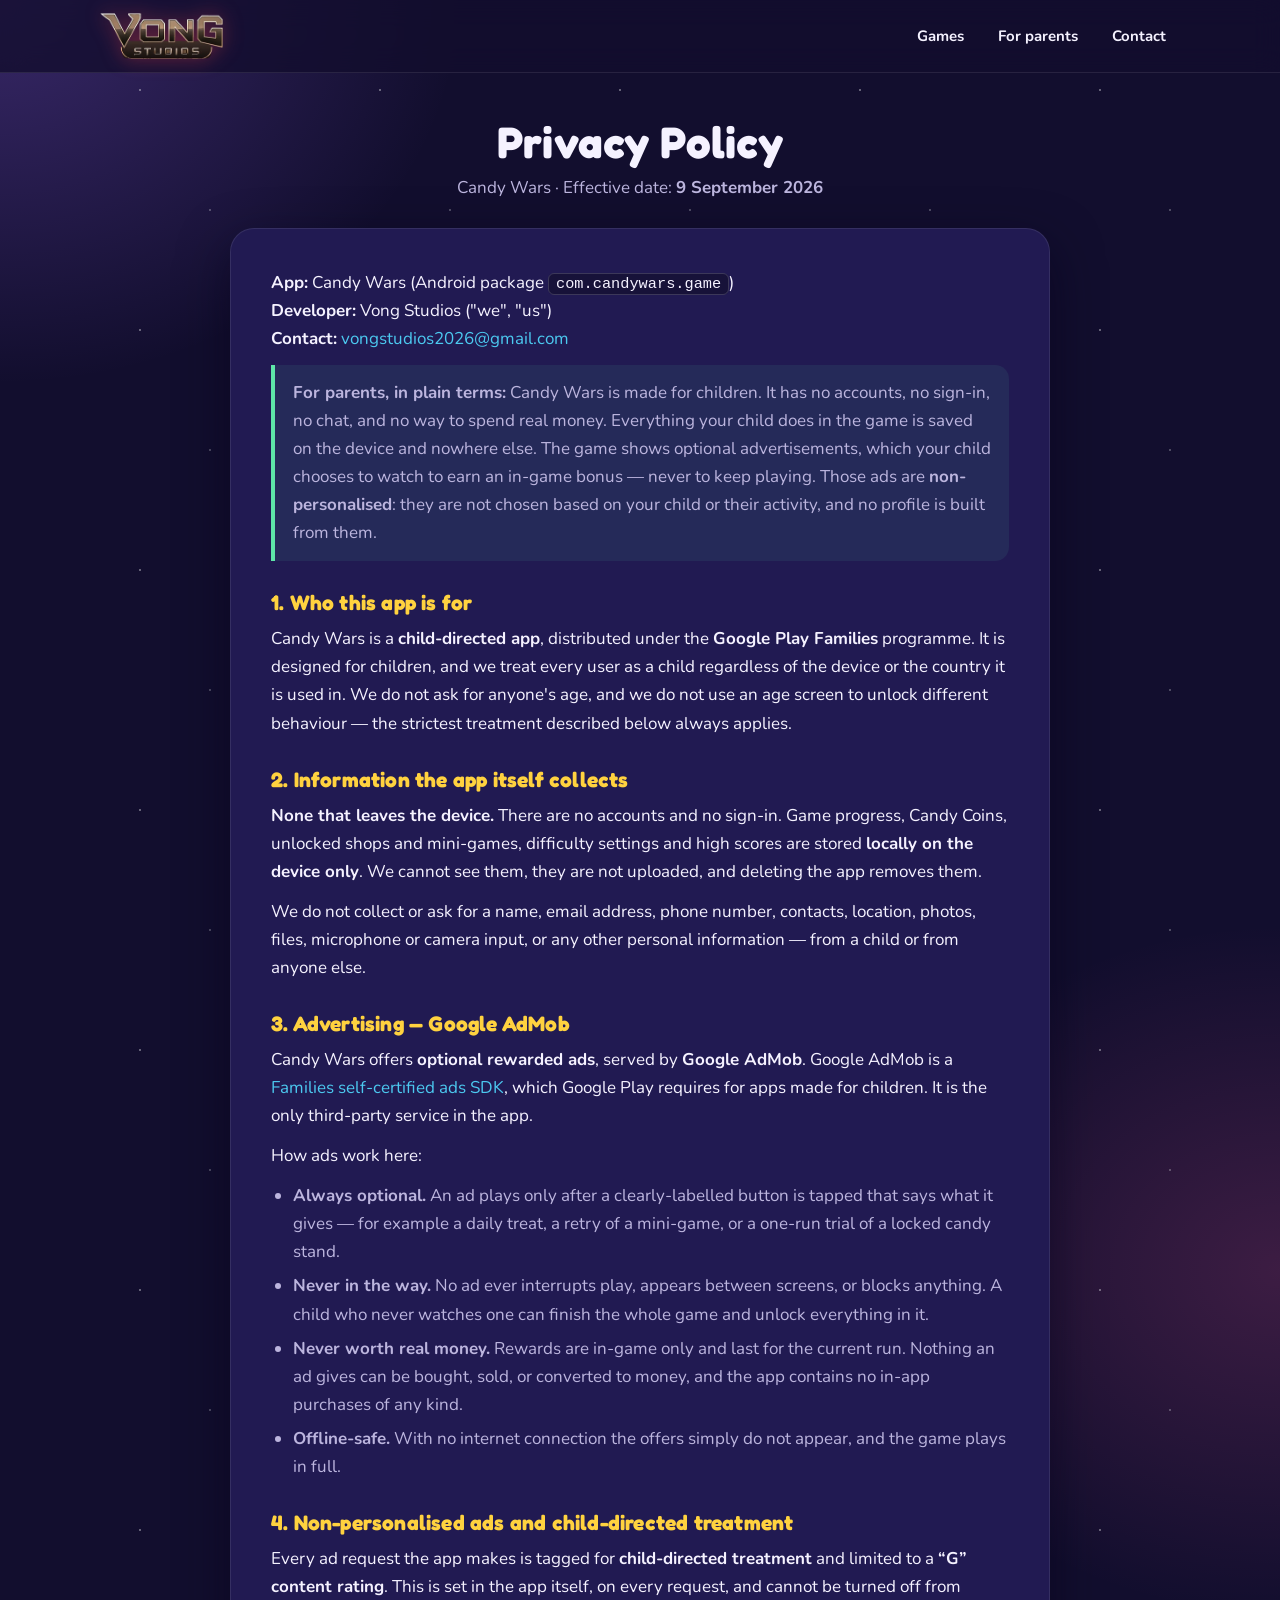
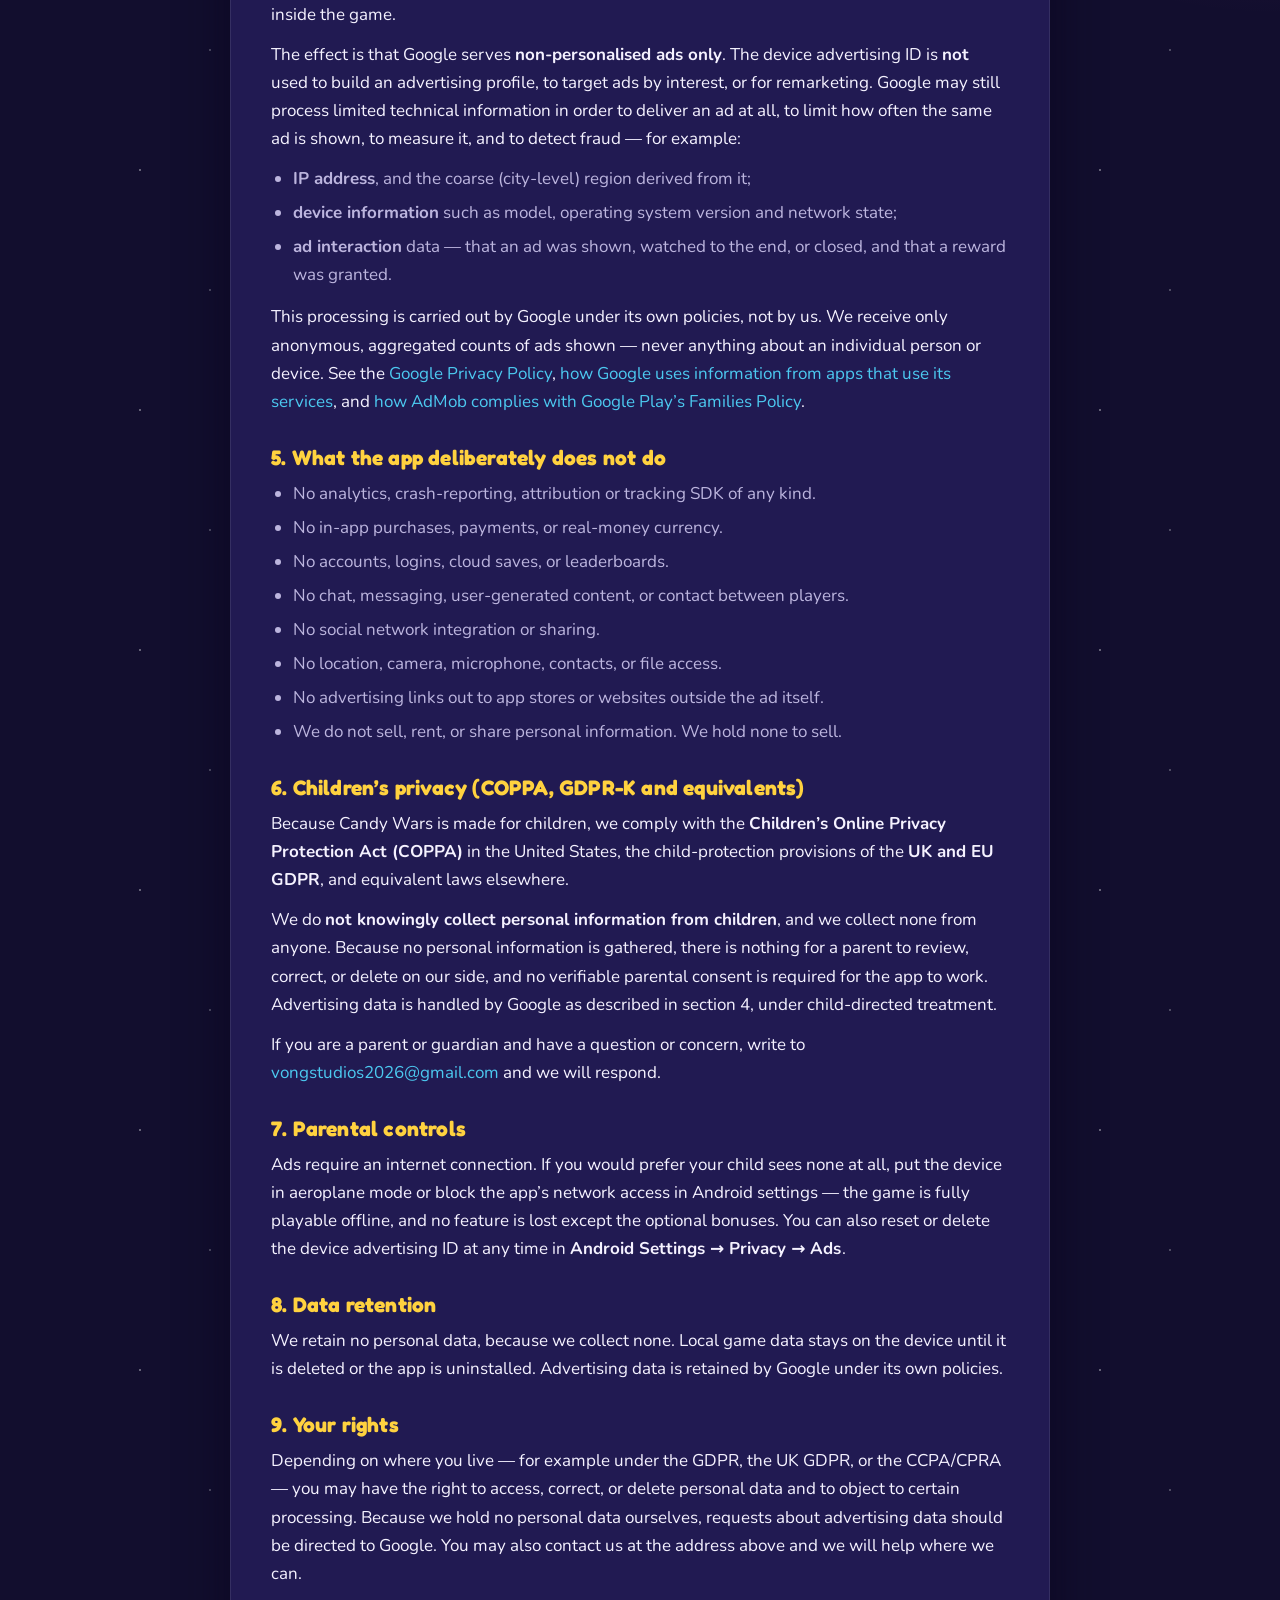
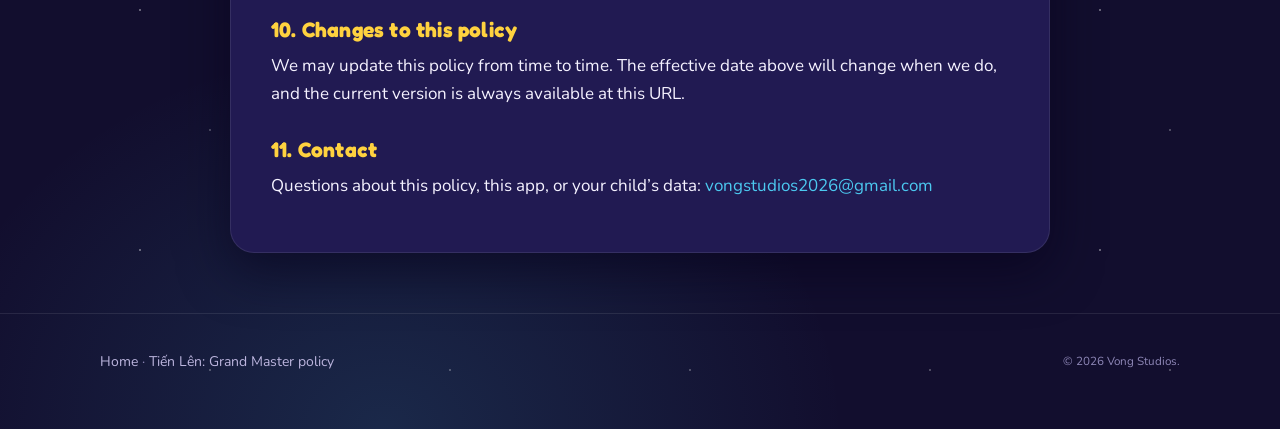
<file: privacy-candywars.html>
<!DOCTYPE html>
<html lang="en">
<head>
<meta charset="UTF-8">
<meta name="viewport" content="width=device-width, initial-scale=1.0">
<title>Privacy Policy — Candy Wars | Vong Studios</title>
<meta name="description" content="Privacy policy for Candy Wars by Vong Studios — a game made for children. No accounts, no analytics, non-personalised ads only.">
<link rel="canonical" href="https://vongstudios.com/privacy-candywars.html">
<meta name="theme-color" content="#120e2e">
<meta property="og:type" content="article">
<meta property="og:title" content="Privacy Policy — Candy Wars | Vong Studios">
<meta property="og:description" content="Privacy policy for Candy Wars by Vong Studios — a game made for children.">
<meta property="og:url" content="https://vongstudios.com/privacy-candywars.html">
<meta property="og:image" content="https://vongstudios.com/og-image.jpg?v=2">
<meta name="twitter:card" content="summary_large_image">
<link rel="icon" href="/favicon.ico" sizes="any">
<link rel="icon" type="image/png" sizes="32x32" href="/favicon-32.png">
<link rel="apple-touch-icon" href="/apple-touch-icon.png">
<link rel="preconnect" href="https://fonts.googleapis.com">
<link rel="preconnect" href="https://fonts.gstatic.com" crossorigin>
<link href="https://fonts.googleapis.com/css2?family=Fredoka:wght@500;600;700&family=Nunito:wght@400;700;800;900&display=swap" rel="stylesheet">
<link rel="stylesheet" href="/site.css">
</head>
<body class="doc">
  <nav class="nav" aria-label="Main">
    <div class="wrap">
      <a class="home" href="/"><img src="/logo-nav.webp" width="279" height="104" alt="Vong Studios home"></a>
      <ul>
        <li><a href="/#games">Games</a></li>
        <li><a href="/#parents">For parents</a></li>
        <li><a href="/#contact">Contact</a></li>
      </ul>
    </div>
  </nav>
  <header>
    <div class="wrap">
      <h1>Privacy Policy</h1>
      <p class="meta">Candy Wars &middot; Effective date: <strong>9 September 2026</strong></p>
    </div>
  </header>

  <main class="wrap">
    <div class="card">
      <p><strong>App:</strong> Candy Wars (Android package <code>com.candywars.game</code>)<br>
         <strong>Developer:</strong> Vong Studios ("we", "us")<br>
         <strong>Contact:</strong> <a href="mailto:vongstudios2026@gmail.com">vongstudios2026@gmail.com</a></p>

      <div class="note">
        <p class="muted"><strong>For parents, in plain terms:</strong> Candy Wars is made for
          children. It has no accounts, no sign-in, no chat, and no way to spend real money.
          Everything your child does in the game is saved on the device and nowhere else. The
          game shows optional advertisements, which your child chooses to watch to earn an
          in-game bonus &mdash; never to keep playing. Those ads are
          <strong>non-personalised</strong>: they are not chosen based on your child or their
          activity, and no profile is built from them.</p>
      </div>

      <h2>1. Who this app is for</h2>
      <p>Candy Wars is a <strong>child-directed app</strong>, distributed under the
        <strong>Google Play Families</strong> programme. It is designed for children, and we
        treat every user as a child regardless of the device or the country it is used in. We
        do not ask for anyone's age, and we do not use an age screen to unlock different
        behaviour &mdash; the strictest treatment described below always applies.</p>

      <h2>2. Information the app itself collects</h2>
      <p><strong>None that leaves the device.</strong> There are no accounts and no sign-in.
        Game progress, Candy Coins, unlocked shops and mini-games, difficulty settings and
        high scores are stored <strong>locally on the device only</strong>. We cannot see them,
        they are not uploaded, and deleting the app removes them.</p>
      <p>We do not collect or ask for a name, email address, phone number, contacts, location,
        photos, files, microphone or camera input, or any other personal information &mdash;
        from a child or from anyone else.</p>

      <h2>3. Advertising &mdash; Google AdMob</h2>
      <p>Candy Wars offers <strong>optional rewarded ads</strong>, served by
        <strong>Google AdMob</strong>. Google AdMob is a
        <a href="https://support.google.com/googleplay/android-developer/answer/9900633">Families self-certified ads SDK</a>,
        which Google Play requires for apps made for children. It is the only third-party
        service in the app.</p>
      <p>How ads work here:</p>
      <ul>
        <li><strong>Always optional.</strong> An ad plays only after a clearly-labelled button
          is tapped that says what it gives &mdash; for example a daily treat, a retry of a
          mini-game, or a one-run trial of a locked candy stand.</li>
        <li><strong>Never in the way.</strong> No ad ever interrupts play, appears between
          screens, or blocks anything. A child who never watches one can finish the whole game
          and unlock everything in it.</li>
        <li><strong>Never worth real money.</strong> Rewards are in-game only and last for the
          current run. Nothing an ad gives can be bought, sold, or converted to money, and the
          app contains no in-app purchases of any kind.</li>
        <li><strong>Offline-safe.</strong> With no internet connection the offers simply do not
          appear, and the game plays in full.</li>
      </ul>

      <h2>4. Non-personalised ads and child-directed treatment</h2>
      <p>Every ad request the app makes is tagged for
        <strong>child-directed treatment</strong> and limited to a
        <strong>&ldquo;G&rdquo; content rating</strong>. This is set in the app itself, on every
        request, and cannot be turned off from inside the game.</p>
      <p>The effect is that Google serves <strong>non-personalised ads only</strong>. The device
        advertising ID is <strong>not</strong> used to build an advertising profile, to target
        ads by interest, or for remarketing. Google may still process limited technical
        information in order to deliver an ad at all, to limit how often the same ad is shown,
        to measure it, and to detect fraud &mdash; for example:</p>
      <ul>
        <li><strong>IP address</strong>, and the coarse (city-level) region derived from it;</li>
        <li><strong>device information</strong> such as model, operating system version and
          network state;</li>
        <li><strong>ad interaction</strong> data &mdash; that an ad was shown, watched to the
          end, or closed, and that a reward was granted.</li>
      </ul>
      <p>This processing is carried out by Google under its own policies, not by us. We receive
        only anonymous, aggregated counts of ads shown &mdash; never anything about an
        individual person or device. See the
        <a href="https://policies.google.com/privacy">Google Privacy Policy</a>,
        <a href="https://policies.google.com/technologies/partner-sites">how Google uses information from apps that use its services</a>, and
        <a href="https://support.google.com/admob/answer/6223431">how AdMob complies with Google Play&rsquo;s Families Policy</a>.</p>

      <h2>5. What the app deliberately does not do</h2>
      <ul>
        <li>No analytics, crash-reporting, attribution or tracking SDK of any kind.</li>
        <li>No in-app purchases, payments, or real-money currency.</li>
        <li>No accounts, logins, cloud saves, or leaderboards.</li>
        <li>No chat, messaging, user-generated content, or contact between players.</li>
        <li>No social network integration or sharing.</li>
        <li>No location, camera, microphone, contacts, or file access.</li>
        <li>No advertising links out to app stores or websites outside the ad itself.</li>
        <li>We do not sell, rent, or share personal information. We hold none to sell.</li>
      </ul>

      <h2>6. Children&rsquo;s privacy (COPPA, GDPR-K and equivalents)</h2>
      <p>Because Candy Wars is made for children, we comply with the
        <strong>Children&rsquo;s Online Privacy Protection Act (COPPA)</strong> in the United
        States, the child-protection provisions of the <strong>UK and EU GDPR</strong>, and
        equivalent laws elsewhere.</p>
      <p>We do <strong>not knowingly collect personal information from children</strong>, and we
        collect none from anyone. Because no personal information is gathered, there is nothing
        for a parent to review, correct, or delete on our side, and no verifiable parental
        consent is required for the app to work. Advertising data is handled by Google as
        described in section 4, under child-directed treatment.</p>
      <p>If you are a parent or guardian and have a question or concern, write to
        <a href="mailto:vongstudios2026@gmail.com">vongstudios2026@gmail.com</a> and we will
        respond.</p>

      <h2>7. Parental controls</h2>
      <p>Ads require an internet connection. If you would prefer your child sees none at all,
        put the device in aeroplane mode or block the app&rsquo;s network access in Android
        settings &mdash; the game is fully playable offline, and no feature is lost except the
        optional bonuses. You can also reset or delete the device advertising ID at any time in
        <strong>Android Settings &rarr; Privacy &rarr; Ads</strong>.</p>

      <h2>8. Data retention</h2>
      <p>We retain no personal data, because we collect none. Local game data stays on the
        device until it is deleted or the app is uninstalled. Advertising data is retained by
        Google under its own policies.</p>

      <h2>9. Your rights</h2>
      <p>Depending on where you live &mdash; for example under the GDPR, the UK GDPR, or the
        CCPA/CPRA &mdash; you may have the right to access, correct, or delete personal data and
        to object to certain processing. Because we hold no personal data ourselves, requests
        about advertising data should be directed to Google. You may also contact us at the
        address above and we will help where we can.</p>

      <h2>10. Changes to this policy</h2>
      <p>We may update this policy from time to time. The effective date above will change when
        we do, and the current version is always available at this URL.</p>

      <h2>11. Contact</h2>
      <p>Questions about this policy, this app, or your child&rsquo;s data:
        <a href="mailto:vongstudios2026@gmail.com">vongstudios2026@gmail.com</a></p>
    </div>
  </main>

  <footer>
    <div class="wrap">
      <div><a href="/">Home</a> &middot; <a href="/privacy.html">Ti&#7871;n L&#234;n: Grand Master policy</a></div>
      <small>&copy; 2026 Vong Studios.</small>
    </div>
  </footer>
</body>
</html>
</file>
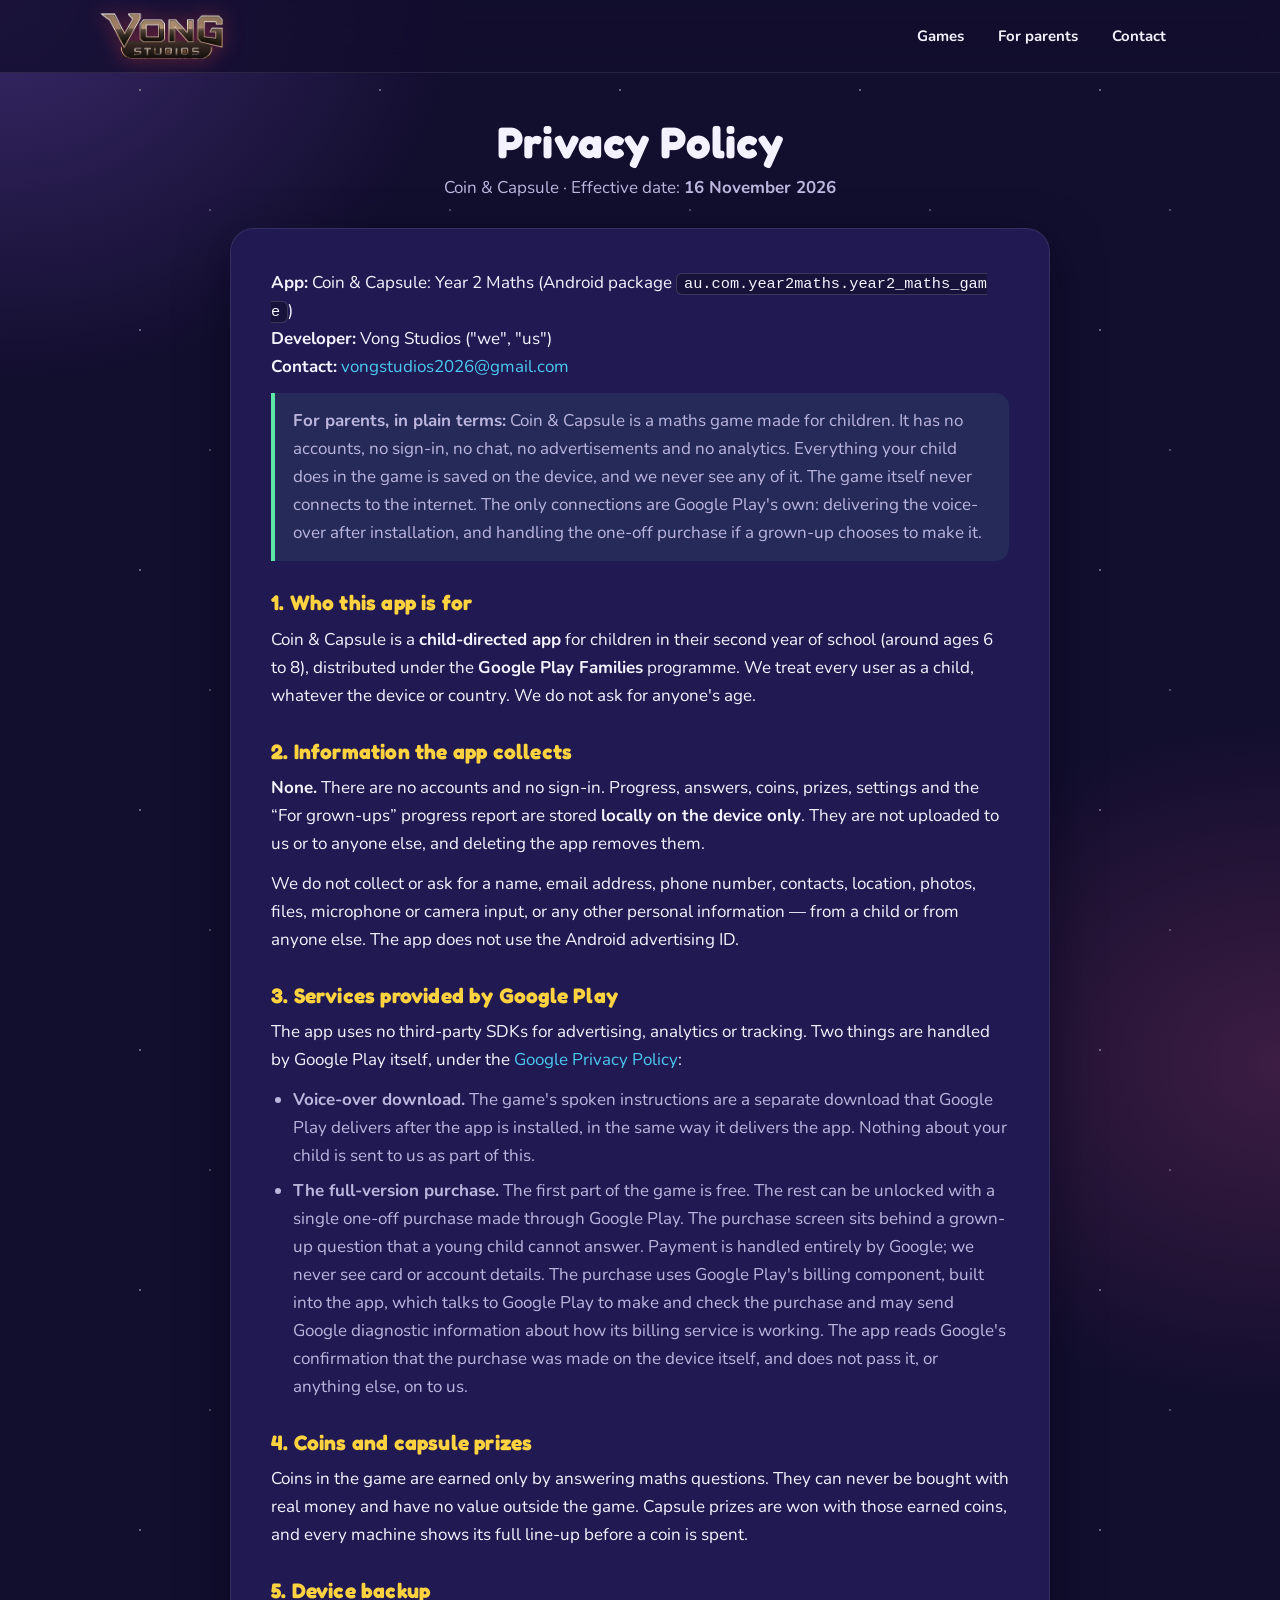
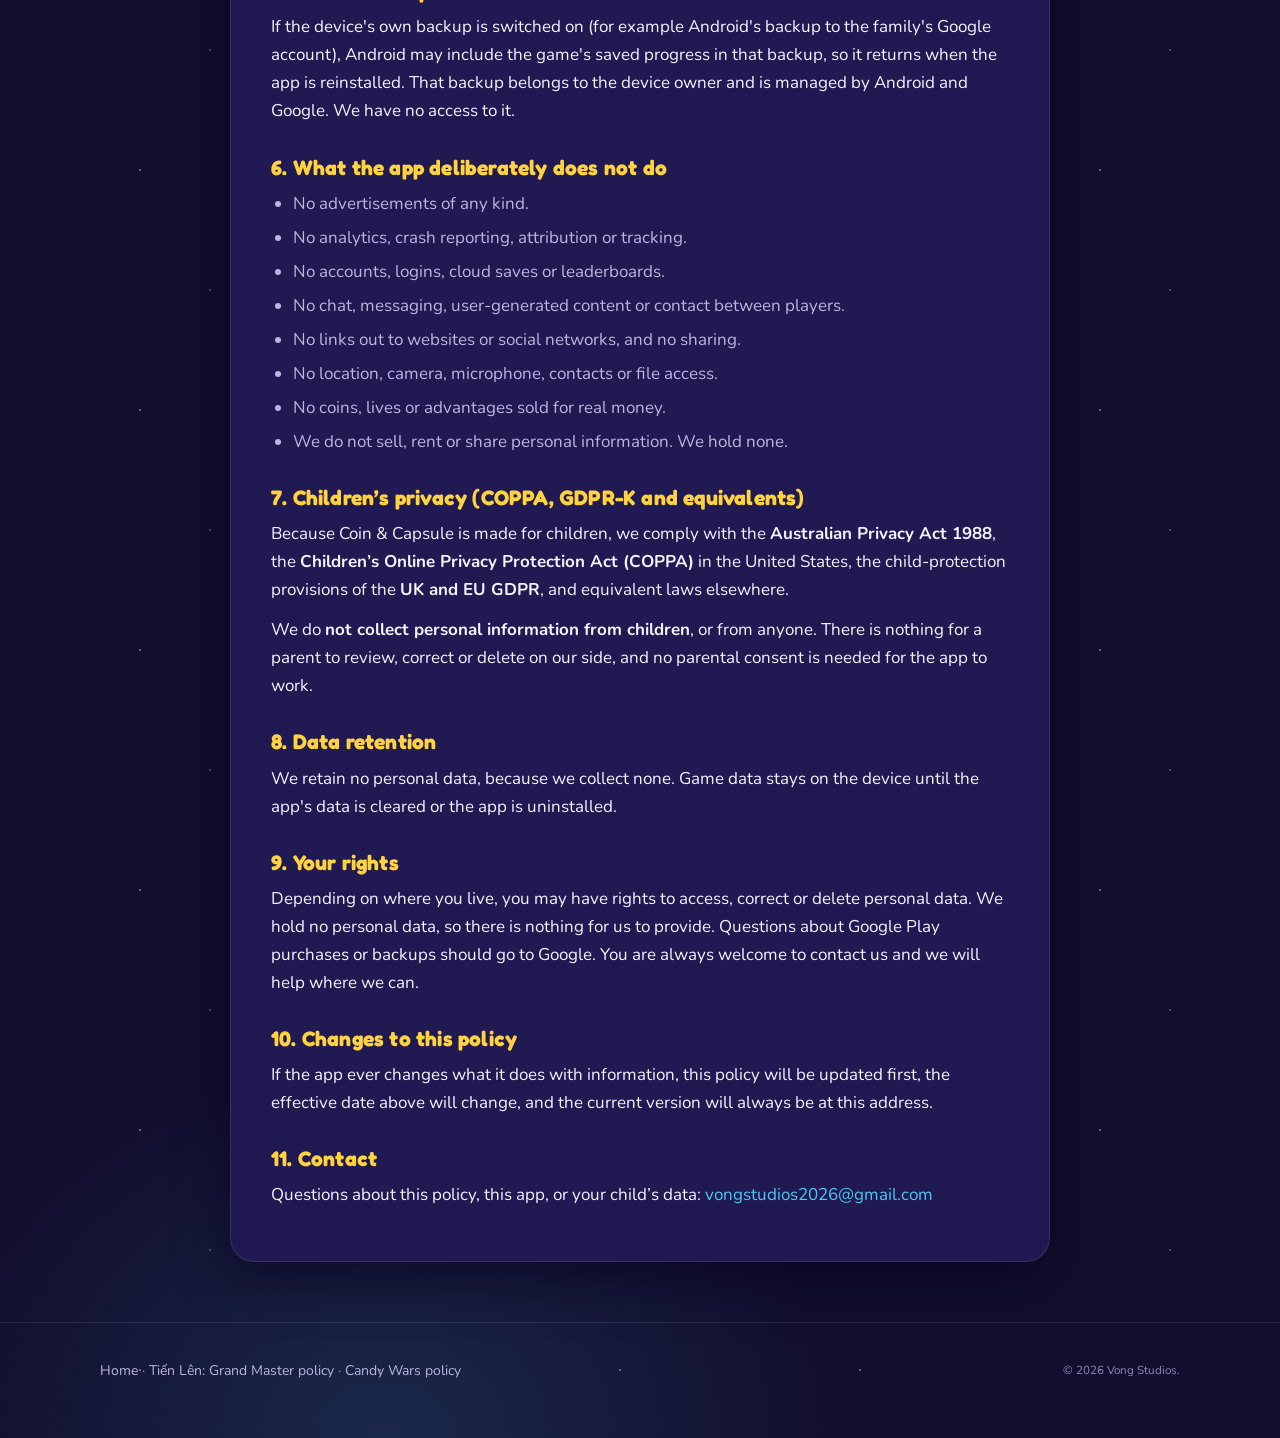
<file: privacy-coincapsule.html>
<!DOCTYPE html>
<html lang="en">
<head>
<meta charset="UTF-8">
<meta name="viewport" content="width=device-width, initial-scale=1.0">
<title>Privacy Policy — Coin &amp; Capsule | Vong Studios</title>
<meta name="description" content="Privacy policy for Coin &amp; Capsule by Vong Studios — a Year 2 maths game for children. No accounts, no ads, no analytics, nothing collected.">
<link rel="canonical" href="https://vongstudios.com/privacy-coincapsule.html">
<meta name="theme-color" content="#120e2e">
<meta property="og:type" content="article">
<meta property="og:title" content="Privacy Policy — Coin &amp; Capsule | Vong Studios">
<meta property="og:description" content="Privacy policy for Coin &amp; Capsule by Vong Studios — a maths game made for children.">
<meta property="og:url" content="https://vongstudios.com/privacy-coincapsule.html">
<meta property="og:image" content="https://vongstudios.com/og-image.jpg?v=2">
<meta name="twitter:card" content="summary_large_image">
<link rel="icon" href="/favicon.ico" sizes="any">
<link rel="icon" type="image/png" sizes="32x32" href="/favicon-32.png">
<link rel="apple-touch-icon" href="/apple-touch-icon.png">
<link rel="preconnect" href="https://fonts.googleapis.com">
<link rel="preconnect" href="https://fonts.gstatic.com" crossorigin>
<link href="https://fonts.googleapis.com/css2?family=Fredoka:wght@500;600;700&family=Nunito:wght@400;700;800;900&display=swap" rel="stylesheet">
<link rel="stylesheet" href="/site.css">
</head>
<body class="doc">
  <nav class="nav" aria-label="Main">
    <div class="wrap">
      <a class="home" href="/"><img src="/logo-nav.webp" width="279" height="104" alt="Vong Studios home"></a>
      <ul>
        <li><a href="/#games">Games</a></li>
        <li><a href="/#parents">For parents</a></li>
        <li><a href="/#contact">Contact</a></li>
      </ul>
    </div>
  </nav>
  <header>
    <div class="wrap">
      <h1>Privacy Policy</h1>
      <p class="meta">Coin &amp; Capsule &middot; Effective date: <strong>16 November 2026</strong></p>
    </div>
  </header>

  <main class="wrap">
    <div class="card">
      <p><strong>App:</strong> Coin &amp; Capsule: Year 2 Maths (Android package <code>au.com.year2maths.year2_maths_game</code>)<br>
         <strong>Developer:</strong> Vong Studios ("we", "us")<br>
         <strong>Contact:</strong> <a href="mailto:vongstudios2026@gmail.com">vongstudios2026@gmail.com</a></p>

      <div class="note">
        <p class="muted"><strong>For parents, in plain terms:</strong> Coin &amp; Capsule is a maths
          game made for children. It has no accounts, no sign-in, no chat, no advertisements and no
          analytics. Everything your child does in the game is saved on the device, and we never
          see any of it. The game itself never connects to the internet. The only connections
          are Google Play's own: delivering the voice-over after installation, and handling the
          one-off purchase if a grown-up chooses to make it.</p>
      </div>

      <h2>1. Who this app is for</h2>
      <p>Coin &amp; Capsule is a <strong>child-directed app</strong> for children in their second
        year of school (around ages 6 to 8), distributed under the
        <strong>Google Play Families</strong> programme. We treat every user as a child,
        whatever the device or country. We do not ask for anyone's age.</p>

      <h2>2. Information the app collects</h2>
      <p><strong>None.</strong> There are no accounts and no sign-in. Progress, answers, coins,
        prizes, settings and the &ldquo;For grown-ups&rdquo; progress report are stored
        <strong>locally on the device only</strong>. They are not uploaded to us or to anyone
        else, and deleting the app removes them.</p>
      <p>We do not collect or ask for a name, email address, phone number, contacts, location,
        photos, files, microphone or camera input, or any other personal information &mdash;
        from a child or from anyone else. The app does not use the Android advertising ID.</p>

      <h2>3. Services provided by Google Play</h2>
      <p>The app uses no third-party SDKs for advertising, analytics or tracking. Two things are
        handled by Google Play itself, under the
        <a href="https://policies.google.com/privacy">Google Privacy Policy</a>:</p>
      <ul>
        <li><strong>Voice-over download.</strong> The game's spoken instructions are a separate
          download that Google Play delivers after the app is installed, in the same way it
          delivers the app. Nothing about your child is sent to us as part of this.</li>
        <li><strong>The full-version purchase.</strong> The first part of the game is free. The
          rest can be unlocked with a single one-off purchase made through Google Play. The
          purchase screen sits behind a grown-up question that a young child cannot answer.
          Payment is handled entirely by Google; we never see card or account details. The
          purchase uses Google Play's billing component, built into the app, which talks to
          Google Play to make and check the purchase and may send Google diagnostic information
          about how its billing service is working. The app reads Google's confirmation that the
          purchase was made on the device itself, and does not pass it, or anything else, on to
          us.</li>
      </ul>

      <h2>4. Coins and capsule prizes</h2>
      <p>Coins in the game are earned only by answering maths questions. They can never be bought
        with real money and have no value outside the game. Capsule prizes are won with those
        earned coins, and every machine shows its full line-up before a coin is spent.</p>

      <h2>5. Device backup</h2>
      <p>If the device's own backup is switched on (for example Android's backup to the family's
        Google account), Android may include the game's saved progress in that backup, so it
        returns when the app is reinstalled. That backup belongs to the device owner and is
        managed by Android and Google. We have no access to it.</p>

      <h2>6. What the app deliberately does not do</h2>
      <ul>
        <li>No advertisements of any kind.</li>
        <li>No analytics, crash reporting, attribution or tracking.</li>
        <li>No accounts, logins, cloud saves or leaderboards.</li>
        <li>No chat, messaging, user-generated content or contact between players.</li>
        <li>No links out to websites or social networks, and no sharing.</li>
        <li>No location, camera, microphone, contacts or file access.</li>
        <li>No coins, lives or advantages sold for real money.</li>
        <li>We do not sell, rent or share personal information. We hold none.</li>
      </ul>

      <h2>7. Children&rsquo;s privacy (COPPA, GDPR-K and equivalents)</h2>
      <p>Because Coin &amp; Capsule is made for children, we comply with the
        <strong>Australian Privacy Act 1988</strong>, the
        <strong>Children&rsquo;s Online Privacy Protection Act (COPPA)</strong> in the United
        States, the child-protection provisions of the <strong>UK and EU GDPR</strong>, and
        equivalent laws elsewhere.</p>
      <p>We do <strong>not collect personal information from children</strong>, or from anyone.
        There is nothing for a parent to review, correct or delete on our side, and no parental
        consent is needed for the app to work.</p>

      <h2>8. Data retention</h2>
      <p>We retain no personal data, because we collect none. Game data stays on the device until
        the app's data is cleared or the app is uninstalled.</p>

      <h2>9. Your rights</h2>
      <p>Depending on where you live, you may have rights to access, correct or delete personal
        data. We hold no personal data, so there is nothing for us to provide. Questions about
        Google Play purchases or backups should go to Google. You are always welcome to contact
        us and we will help where we can.</p>

      <h2>10. Changes to this policy</h2>
      <p>If the app ever changes what it does with information, this policy will be updated first,
        the effective date above will change, and the current version will always be at this
        address.</p>

      <h2>11. Contact</h2>
      <p>Questions about this policy, this app, or your child&rsquo;s data:
        <a href="mailto:vongstudios2026@gmail.com">vongstudios2026@gmail.com</a></p>
    </div>
  </main>

  <footer>
    <div class="wrap">
      <div><a href="/">Home</a> &middot; <a href="/privacy.html">Ti&#7871;n L&#234;n: Grand Master policy</a> &middot; <a href="/privacy-candywars.html">Candy Wars policy</a></div>
      <small>&copy; 2026 Vong Studios.</small>
    </div>
  </footer>
</body>
</html>
</file>
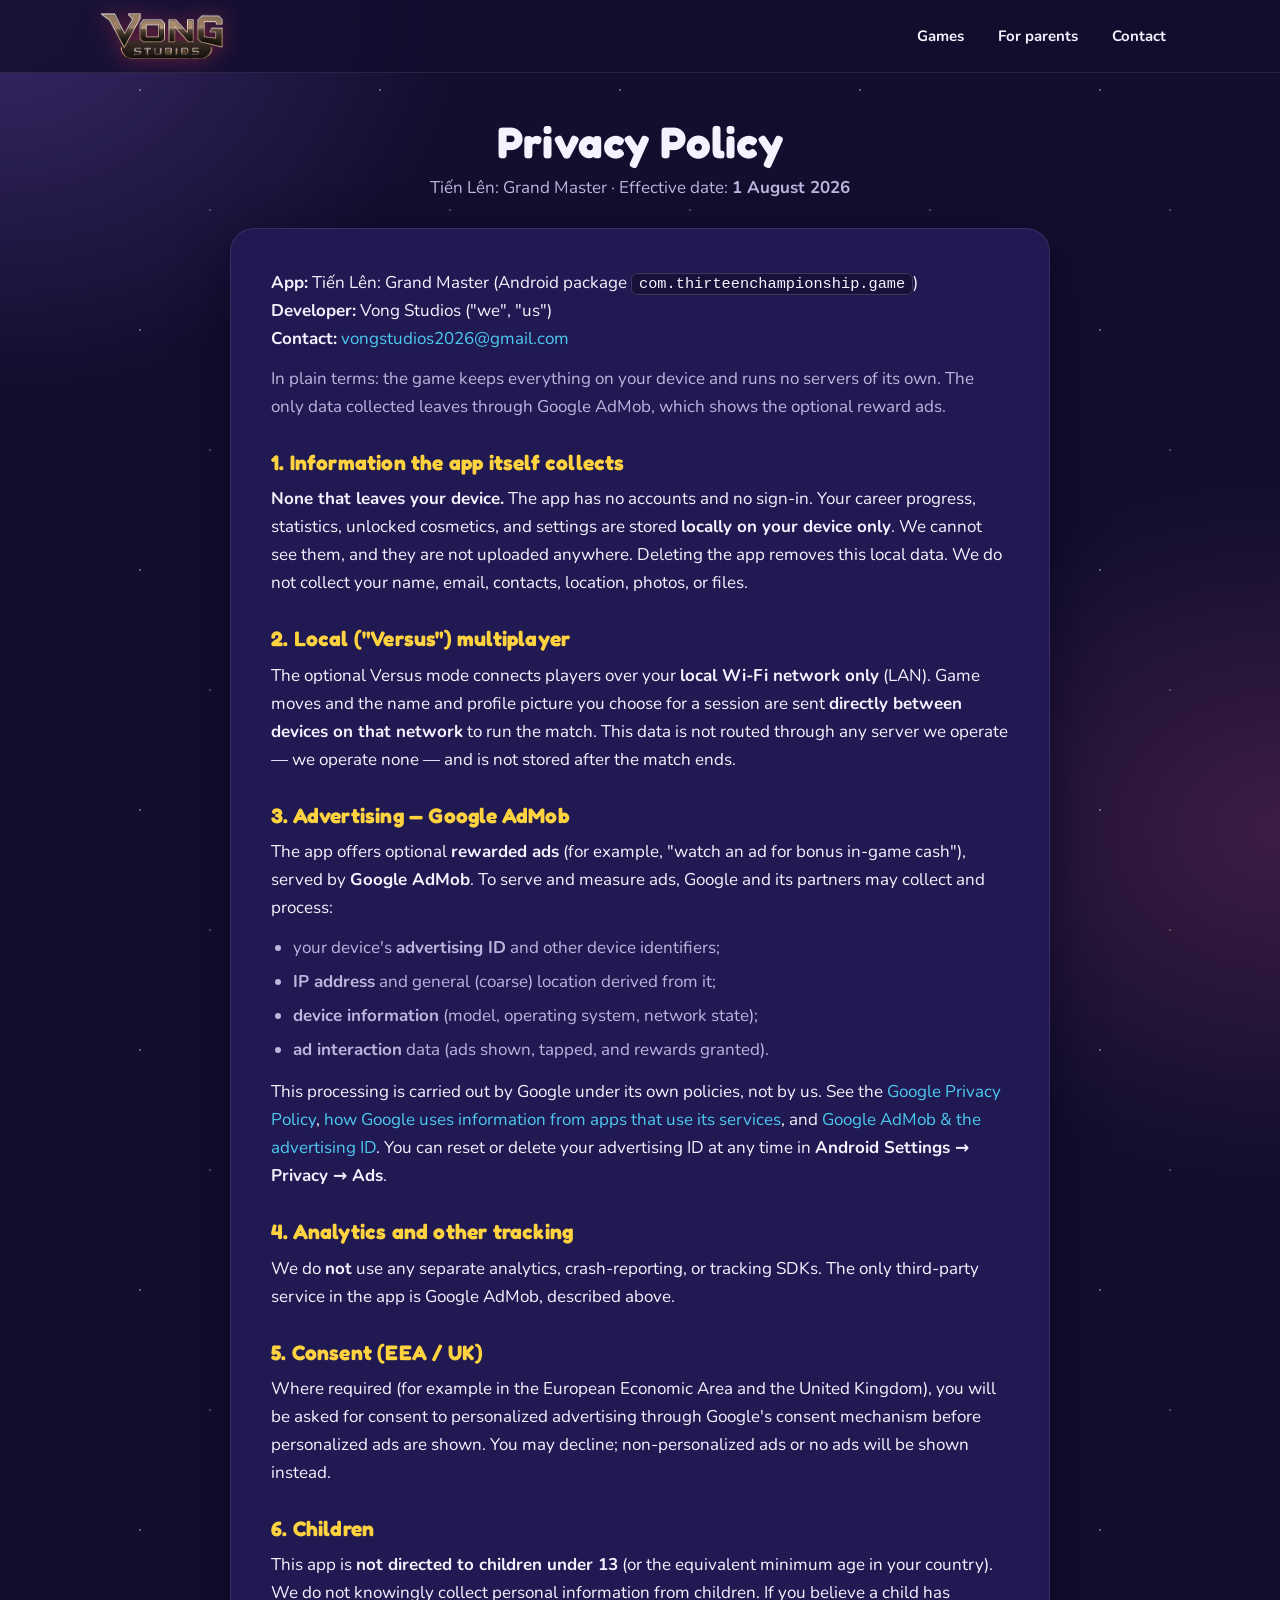
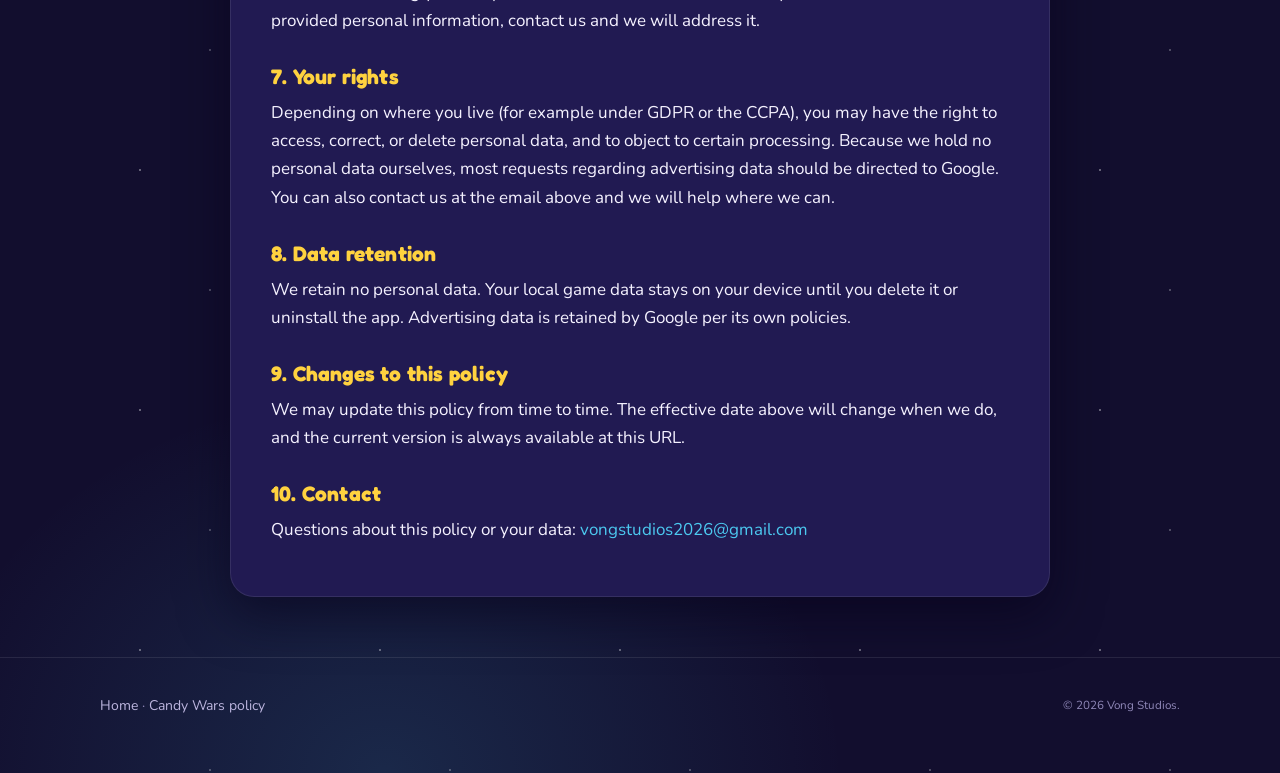
<file: privacy.html>
<!DOCTYPE html>
<html lang="en">
<head>
<meta charset="UTF-8">
<meta name="viewport" content="width=device-width, initial-scale=1.0">
<title>Privacy Policy — Tiến Lên: Grand Master | Vong Studios</title>
<meta name="description" content="Privacy policy for Tiến Lên: Grand Master by Vong Studios.">
<link rel="canonical" href="https://vongstudios.com/privacy.html">
<meta name="theme-color" content="#120e2e">
<meta property="og:type" content="article">
<meta property="og:title" content="Privacy Policy — Tiến Lên: Grand Master | Vong Studios">
<meta property="og:description" content="Privacy policy for Tiến Lên: Grand Master by Vong Studios.">
<meta property="og:url" content="https://vongstudios.com/privacy.html">
<meta property="og:image" content="https://vongstudios.com/og-image.jpg?v=2">
<meta name="twitter:card" content="summary_large_image">
<link rel="icon" href="/favicon.ico" sizes="any">
<link rel="icon" type="image/png" sizes="32x32" href="/favicon-32.png">
<link rel="apple-touch-icon" href="/apple-touch-icon.png">
<link rel="preconnect" href="https://fonts.googleapis.com">
<link rel="preconnect" href="https://fonts.gstatic.com" crossorigin>
<link href="https://fonts.googleapis.com/css2?family=Fredoka:wght@500;600;700&family=Nunito:wght@400;700;800;900&display=swap" rel="stylesheet">
<link rel="stylesheet" href="/site.css">
</head>
<body class="doc">
  <nav class="nav" aria-label="Main">
    <div class="wrap">
      <a class="home" href="/"><img src="/logo-nav.webp" width="279" height="104" alt="Vong Studios home"></a>
      <ul>
        <li><a href="/#games">Games</a></li>
        <li><a href="/#parents">For parents</a></li>
        <li><a href="/#contact">Contact</a></li>
      </ul>
    </div>
  </nav>
  <header>
    <div class="wrap">
      <h1>Privacy Policy</h1>
      <p class="meta">Tiến Lên: Grand Master &middot; Effective date: <strong>1 August 2026</strong></p>
    </div>
  </header>

  <main class="wrap">
    <div class="card">
      <p><strong>App:</strong> Tiến Lên: Grand Master (Android package <code>com.thirteenchampionship.game</code>)<br>
         <strong>Developer:</strong> Vong Studios ("we", "us")<br>
         <strong>Contact:</strong> <a href="mailto:vongstudios2026@gmail.com">vongstudios2026@gmail.com</a></p>
      <p class="muted">In plain terms: the game keeps everything on your device and runs no
        servers of its own. The only data collected leaves through Google AdMob, which shows
        the optional reward ads.</p>

      <h2>1. Information the app itself collects</h2>
      <p><strong>None that leaves your device.</strong> The app has no accounts and no sign-in.
        Your career progress, statistics, unlocked cosmetics, and settings are stored
        <strong>locally on your device only</strong>. We cannot see them, and they are not
        uploaded anywhere. Deleting the app removes this local data. We do not collect your
        name, email, contacts, location, photos, or files.</p>

      <h2>2. Local ("Versus") multiplayer</h2>
      <p>The optional Versus mode connects players over your <strong>local Wi-Fi network only</strong>
        (LAN). Game moves and the name and profile picture you choose for a session are sent
        <strong>directly between devices on that network</strong> to run the match. This data is
        not routed through any server we operate — we operate none — and is not stored after the
        match ends.</p>

      <h2>3. Advertising — Google AdMob</h2>
      <p>The app offers optional <strong>rewarded ads</strong> (for example, "watch an ad for
        bonus in-game cash"), served by <strong>Google AdMob</strong>. To serve and measure ads,
        Google and its partners may collect and process:</p>
      <ul>
        <li>your device's <strong>advertising ID</strong> and other device identifiers;</li>
        <li><strong>IP address</strong> and general (coarse) location derived from it;</li>
        <li><strong>device information</strong> (model, operating system, network state);</li>
        <li><strong>ad interaction</strong> data (ads shown, tapped, and rewards granted).</li>
      </ul>
      <p>This processing is carried out by Google under its own policies, not by us. See the
        <a href="https://policies.google.com/privacy">Google Privacy Policy</a>,
        <a href="https://policies.google.com/technologies/partner-sites">how Google uses information from apps that use its services</a>, and
        <a href="https://support.google.com/admob/answer/6128543">Google AdMob &amp; the advertising ID</a>.
        You can reset or delete your advertising ID at any time in
        <strong>Android Settings &rarr; Privacy &rarr; Ads</strong>.</p>

      <h2>4. Analytics and other tracking</h2>
      <p>We do <strong>not</strong> use any separate analytics, crash-reporting, or tracking
        SDKs. The only third-party service in the app is Google AdMob, described above.</p>

      <h2>5. Consent (EEA / UK)</h2>
      <p>Where required (for example in the European Economic Area and the United Kingdom), you
        will be asked for consent to personalized advertising through Google's consent mechanism
        before personalized ads are shown. You may decline; non-personalized ads or no ads will
        be shown instead.</p>

      <h2>6. Children</h2>
      <p>This app is <strong>not directed to children under 13</strong> (or the equivalent
        minimum age in your country). We do not knowingly collect personal information from
        children. If you believe a child has provided personal information, contact us and we
        will address it.</p>

      <h2>7. Your rights</h2>
      <p>Depending on where you live (for example under GDPR or the CCPA), you may have the right
        to access, correct, or delete personal data, and to object to certain processing. Because
        we hold no personal data ourselves, most requests regarding advertising data should be
        directed to Google. You can also contact us at the email above and we will help where we
        can.</p>

      <h2>8. Data retention</h2>
      <p>We retain no personal data. Your local game data stays on your device until you delete
        it or uninstall the app. Advertising data is retained by Google per its own policies.</p>

      <h2>9. Changes to this policy</h2>
      <p>We may update this policy from time to time. The effective date above will change when
        we do, and the current version is always available at this URL.</p>

      <h2>10. Contact</h2>
      <p>Questions about this policy or your data:
        <a href="mailto:vongstudios2026@gmail.com">vongstudios2026@gmail.com</a></p>
    </div>
  </main>

  <footer>
    <div class="wrap">
      <div><a href="/">Home</a> &middot; <a href="/privacy-candywars.html">Candy Wars policy</a></div>
      <small>&copy; 2026 Vong Studios.</small>
    </div>
  </footer>
</body>
</html>
</file>
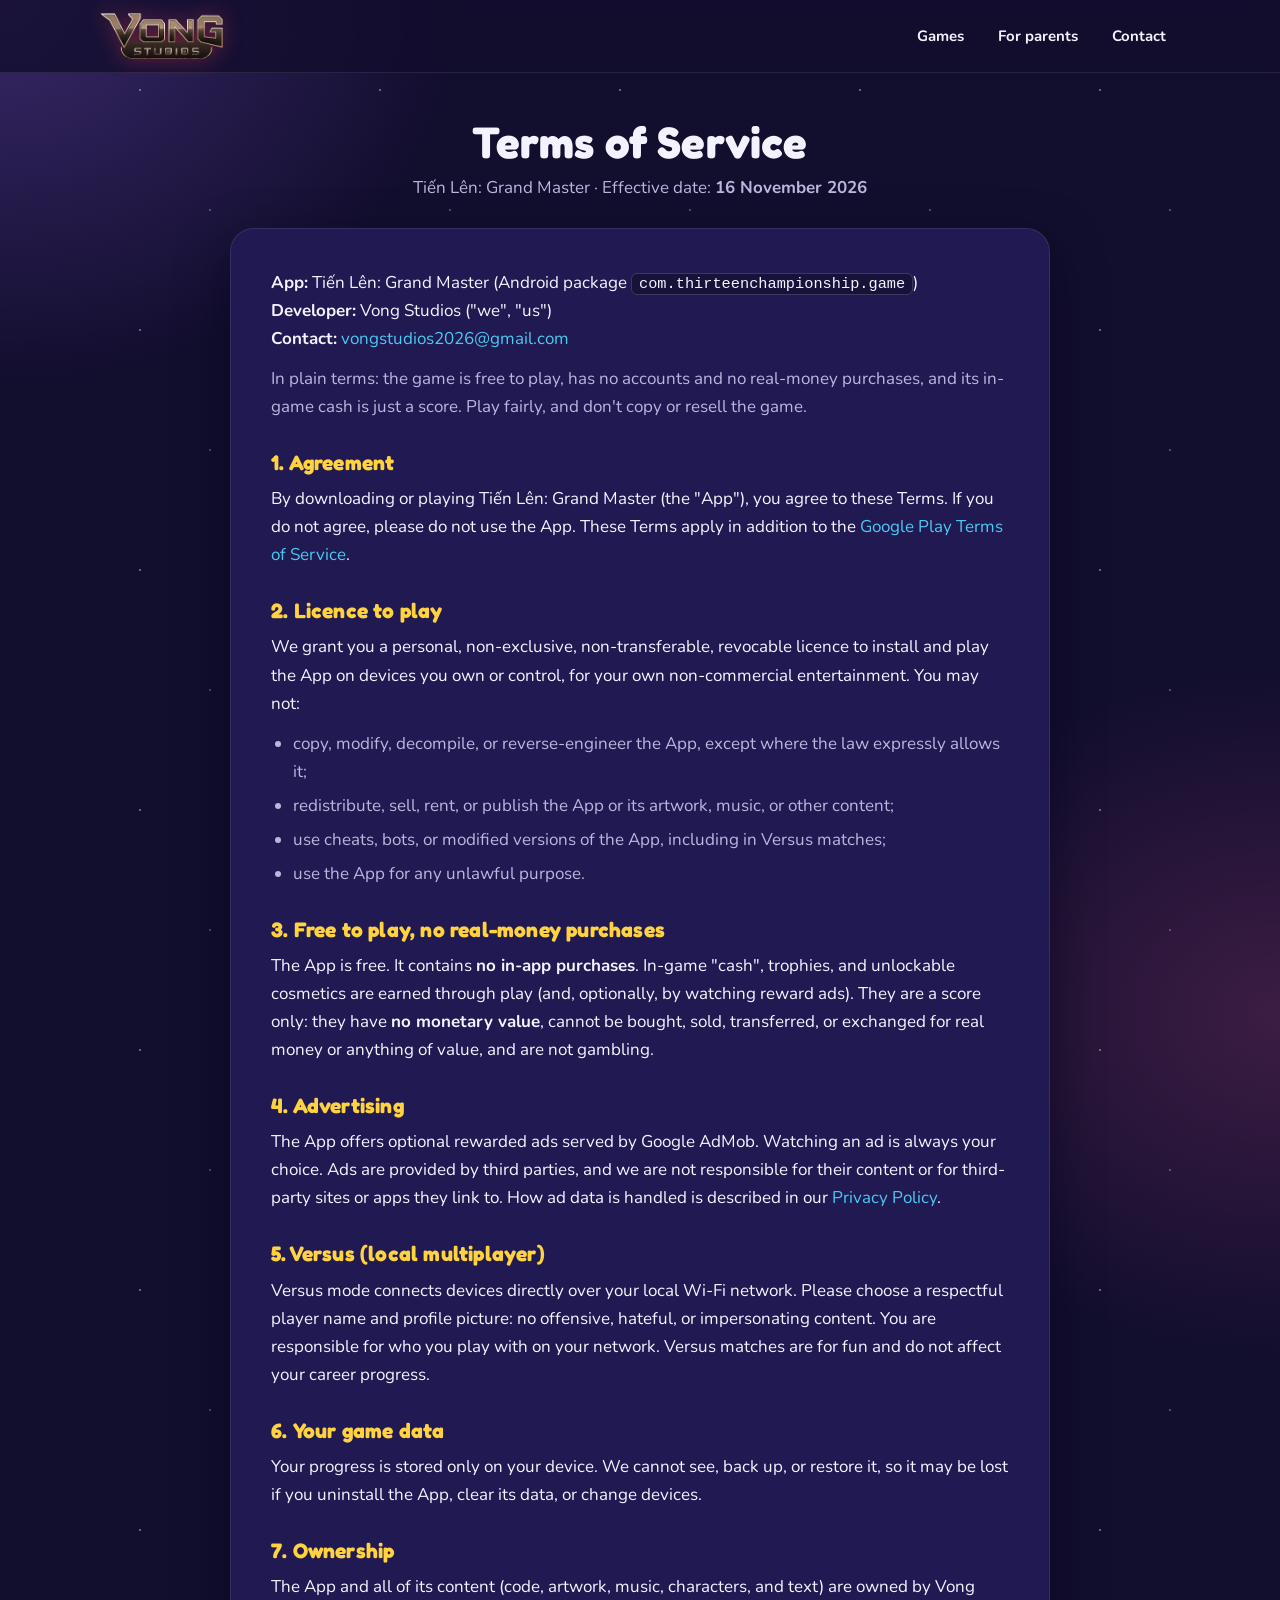
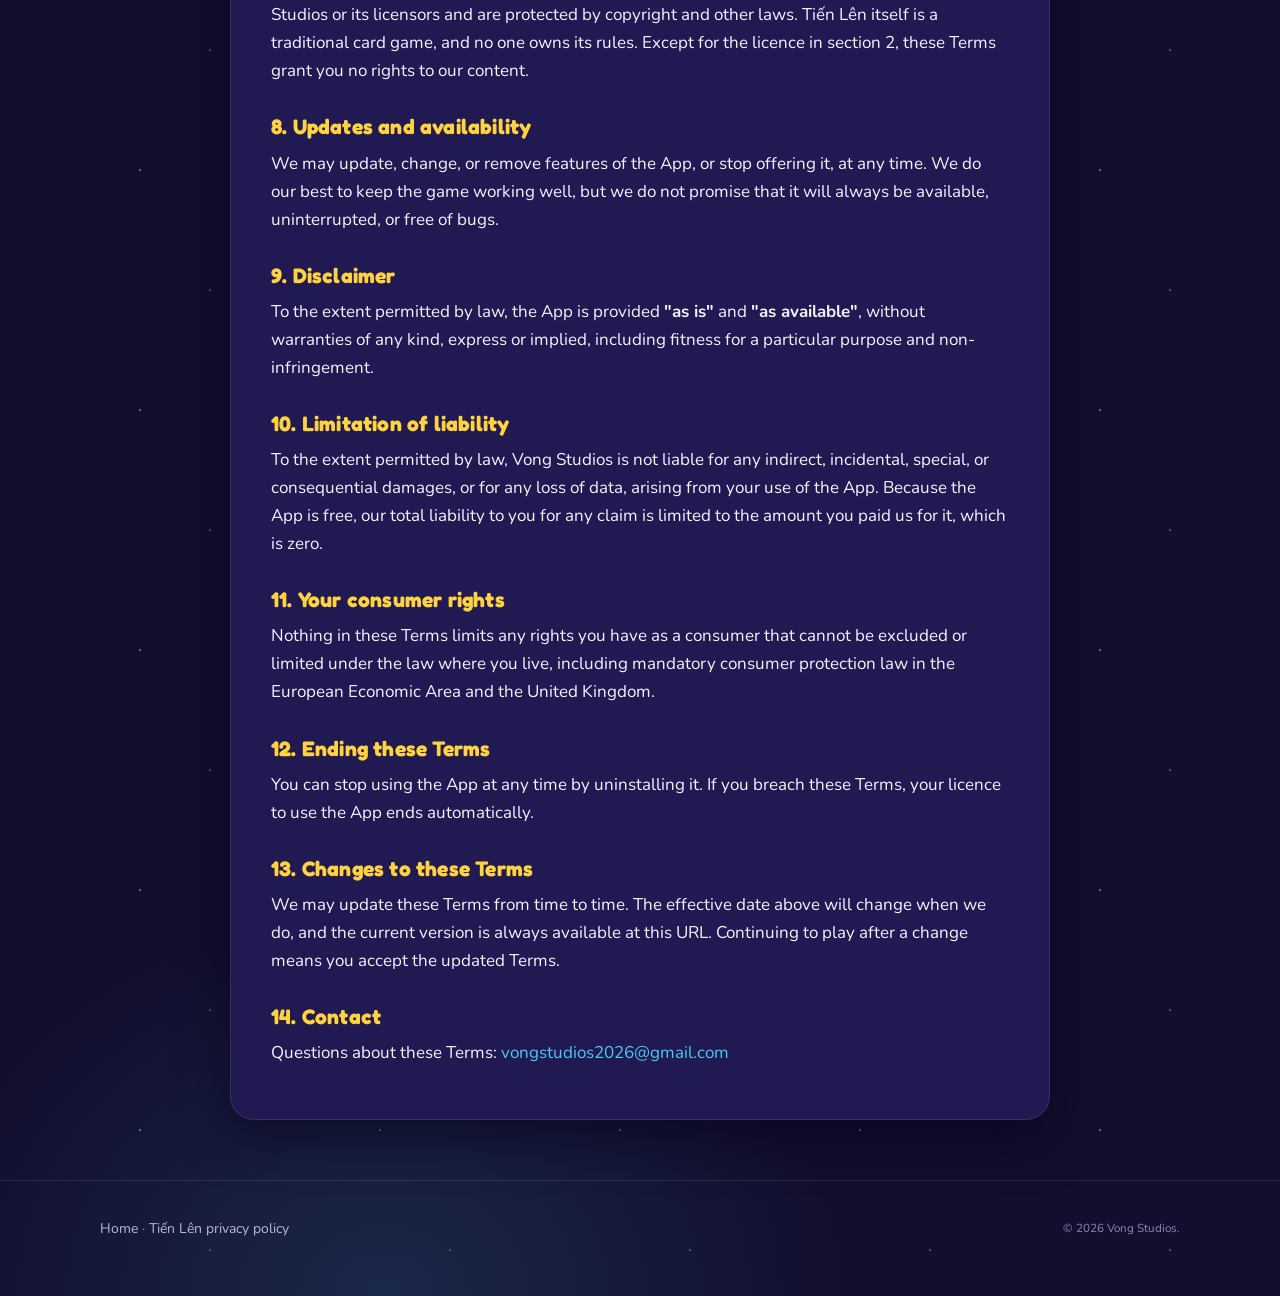
<file: terms.html>
<!DOCTYPE html>
<html lang="en">
<head>
<meta charset="UTF-8">
<meta name="viewport" content="width=device-width, initial-scale=1.0">
<title>Terms of Service — Tiến Lên: Grand Master | Vong Studios</title>
<meta name="description" content="Terms of Service for Tiến Lên: Grand Master by Vong Studios.">
<link rel="canonical" href="https://vongstudios.com/terms.html">
<meta name="theme-color" content="#120e2e">
<meta property="og:type" content="article">
<meta property="og:title" content="Terms of Service — Tiến Lên: Grand Master | Vong Studios">
<meta property="og:description" content="Terms of Service for Tiến Lên: Grand Master by Vong Studios.">
<meta property="og:url" content="https://vongstudios.com/terms.html">
<meta property="og:image" content="https://vongstudios.com/og-image.jpg?v=2">
<meta name="twitter:card" content="summary_large_image">
<link rel="icon" href="/favicon.ico" sizes="any">
<link rel="icon" type="image/png" sizes="32x32" href="/favicon-32.png">
<link rel="apple-touch-icon" href="/apple-touch-icon.png">
<link rel="preconnect" href="https://fonts.googleapis.com">
<link rel="preconnect" href="https://fonts.gstatic.com" crossorigin>
<link href="https://fonts.googleapis.com/css2?family=Fredoka:wght@500;600;700&family=Nunito:wght@400;700;800;900&display=swap" rel="stylesheet">
<link rel="stylesheet" href="/site.css">
</head>
<body class="doc">
  <nav class="nav" aria-label="Main">
    <div class="wrap">
      <a class="home" href="/"><img src="/logo-nav.webp" width="279" height="104" alt="Vong Studios home"></a>
      <ul>
        <li><a href="/#games">Games</a></li>
        <li><a href="/#parents">For parents</a></li>
        <li><a href="/#contact">Contact</a></li>
      </ul>
    </div>
  </nav>
  <header>
    <div class="wrap">
      <h1>Terms of Service</h1>
      <p class="meta">Tiến Lên: Grand Master &middot; Effective date: <strong>16 November 2026</strong></p>
    </div>
  </header>

  <main class="wrap">
    <div class="card">
      <p><strong>App:</strong> Tiến Lên: Grand Master (Android package <code>com.thirteenchampionship.game</code>)<br>
         <strong>Developer:</strong> Vong Studios ("we", "us")<br>
         <strong>Contact:</strong> <a href="mailto:vongstudios2026@gmail.com">vongstudios2026@gmail.com</a></p>
      <p class="muted">In plain terms: the game is free to play, has no accounts and no real-money
        purchases, and its in-game cash is just a score. Play fairly, and don't copy or resell the game.</p>

      <h2>1. Agreement</h2>
      <p>By downloading or playing Tiến Lên: Grand Master (the "App"), you agree to these Terms.
        If you do not agree, please do not use the App. These Terms apply in addition to the
        <a href="https://play.google.com/about/play-terms/">Google Play Terms of Service</a>.</p>

      <h2>2. Licence to play</h2>
      <p>We grant you a personal, non-exclusive, non-transferable, revocable licence to install
        and play the App on devices you own or control, for your own non-commercial entertainment.
        You may not:</p>
      <ul>
        <li>copy, modify, decompile, or reverse-engineer the App, except where the law expressly allows it;</li>
        <li>redistribute, sell, rent, or publish the App or its artwork, music, or other content;</li>
        <li>use cheats, bots, or modified versions of the App, including in Versus matches;</li>
        <li>use the App for any unlawful purpose.</li>
      </ul>

      <h2>3. Free to play, no real-money purchases</h2>
      <p>The App is free. It contains <strong>no in-app purchases</strong>. In-game "cash",
        trophies, and unlockable cosmetics are earned through play (and, optionally, by watching
        reward ads). They are a score only: they have <strong>no monetary value</strong>, cannot be
        bought, sold, transferred, or exchanged for real money or anything of value, and are
        not gambling.</p>

      <h2>4. Advertising</h2>
      <p>The App offers optional rewarded ads served by Google AdMob. Watching an ad is always your
        choice. Ads are provided by third parties, and we are not responsible for their content or
        for third-party sites or apps they link to. How ad data is handled is described in our
        <a href="/privacy.html">Privacy Policy</a>.</p>

      <h2>5. Versus (local multiplayer)</h2>
      <p>Versus mode connects devices directly over your local Wi-Fi network. Please choose a
        respectful player name and profile picture: no offensive, hateful, or impersonating content.
        You are responsible for who you play with on your network. Versus matches are for fun and
        do not affect your career progress.</p>

      <h2>6. Your game data</h2>
      <p>Your progress is stored only on your device. We cannot see, back up, or restore it, so it
        may be lost if you uninstall the App, clear its data, or change devices.</p>

      <h2>7. Ownership</h2>
      <p>The App and all of its content (code, artwork, music, characters, and text) are owned by
        Vong Studios or its licensors and are protected by copyright and other laws. Tiến Lên
        itself is a traditional card game, and no one owns its rules. Except for the licence in
        section 2, these Terms grant you no rights to our content.</p>

      <h2>8. Updates and availability</h2>
      <p>We may update, change, or remove features of the App, or stop offering it, at any time.
        We do our best to keep the game working well, but we do not promise that it will always be
        available, uninterrupted, or free of bugs.</p>

      <h2>9. Disclaimer</h2>
      <p>To the extent permitted by law, the App is provided <strong>"as is"</strong> and
        <strong>"as available"</strong>, without warranties of any kind, express or implied,
        including fitness for a particular purpose and non-infringement.</p>

      <h2>10. Limitation of liability</h2>
      <p>To the extent permitted by law, Vong Studios is not liable for any indirect, incidental,
        special, or consequential damages, or for any loss of data, arising from your use of the
        App. Because the App is free, our total liability to you for any claim is limited to the
        amount you paid us for it, which is zero.</p>

      <h2>11. Your consumer rights</h2>
      <p>Nothing in these Terms limits any rights you have as a consumer that cannot be excluded or
        limited under the law where you live, including mandatory consumer protection law in the
        European Economic Area and the United Kingdom.</p>

      <h2>12. Ending these Terms</h2>
      <p>You can stop using the App at any time by uninstalling it. If you breach these Terms, your
        licence to use the App ends automatically.</p>

      <h2>13. Changes to these Terms</h2>
      <p>We may update these Terms from time to time. The effective date above will change when we
        do, and the current version is always available at this URL. Continuing to play after a
        change means you accept the updated Terms.</p>

      <h2>14. Contact</h2>
      <p>Questions about these Terms:
        <a href="mailto:vongstudios2026@gmail.com">vongstudios2026@gmail.com</a></p>
    </div>
  </main>

  <footer>
    <div class="wrap">
      <div><a href="/">Home</a> &middot; <a href="/privacy.html">Tiến Lên privacy policy</a></div>
      <small>&copy; 2026 Vong Studios.</small>
    </div>
  </footer>
</body>
</html>
</file>
<file: site.css>
/* Vong Studios — shared look for every page.
   A night sky that keeps the glowing logo at home, with a bright accent per
   game. Playful in the headings and colour; plain and readable everywhere
   parents actually read (policies, the for-parents section). */

:root{
  --bg:#120e2e; --bg2:#1b1544; --card:#211a52; --card2:#2a2163;
  --line:rgba(255,255,255,.09); --line2:rgba(255,255,255,.16);
  --text:#f5f2ff; --muted:#bcb5de; --dim:#8f88b8;
  --pink:#ff5fa2; --yellow:#ffd23f; --sky:#4cc9f0; --mint:#5ee6a8;
  --purple:#9b6bff; --red:#ff5a45; --gold:#f2c46d;
  --radius:24px;
  --shadow:0 18px 50px rgba(5,2,25,.55);
  --head:'Fredoka','Nunito',system-ui,sans-serif;
  --body:'Nunito',system-ui,-apple-system,'Segoe UI',sans-serif;
}
*{box-sizing:border-box;margin:0;padding:0}
html{scroll-behavior:smooth}
@media (prefers-reduced-motion:reduce){html{scroll-behavior:auto}}
body{
  font-family:var(--body);color:var(--text);line-height:1.65;font-size:17px;
  -webkit-font-smoothing:antialiased;min-height:100vh;
  background-color:var(--bg);
  background-image:
    radial-gradient(1px 1px at 20px 30px,rgba(255,255,255,.55) 50%,transparent 51%),
    radial-gradient(1.5px 1.5px at 140px 90px,rgba(255,255,255,.35) 50%,transparent 51%),
    radial-gradient(1px 1px at 90px 160px,rgba(255,255,255,.45) 50%,transparent 51%),
    radial-gradient(1.5px 1.5px at 210px 210px,rgba(255,255,255,.25) 50%,transparent 51%),
    radial-gradient(60vw 50vw at 0% 0%,rgba(155,107,255,.28),transparent 60%),
    radial-gradient(55vw 45vw at 100% 35%,rgba(255,95,162,.18),transparent 60%),
    radial-gradient(60vw 50vw at 30% 100%,rgba(76,201,240,.14),transparent 60%);
  background-size:240px 240px,240px 240px,240px 240px,240px 240px,auto,auto,auto;
  background-attachment:scroll;
}
img{max-width:100%;height:auto;display:block}
a{color:var(--sky);text-decoration:none}
a:hover{color:var(--yellow)}
a:focus-visible,button:focus-visible,[tabindex]:focus-visible{
  outline:3px solid var(--yellow);outline-offset:3px;border-radius:8px}
.wrap{max-width:1120px;margin:0 auto;padding-inline:20px}

/* ---------- Navigation ---------- */
.nav{position:sticky;top:env(safe-area-inset-top,0px);z-index:40;
  background:rgba(18,14,46,.78);backdrop-filter:blur(14px);-webkit-backdrop-filter:blur(14px);
  border-bottom:1px solid var(--line)}
.nav .wrap{display:flex;align-items:center;justify-content:space-between;gap:16px;min-height:72px}
.nav .home{display:flex;align-items:center}
.nav .home img{height:46px;width:auto;filter:drop-shadow(0 0 10px rgba(255,70,70,.35))}
.nav ul{list-style:none;display:flex;gap:6px;flex-wrap:wrap;justify-content:flex-end}
.nav ul a{display:block;padding:8px 14px;border-radius:999px;color:var(--text);
  font-weight:700;font-size:15px}
.nav ul a:hover{background:rgba(255,255,255,.08);color:var(--text)}
@media (max-width:640px){
  .nav .home img{height:30px}
  .nav ul{flex-wrap:nowrap;gap:2px}
  .nav ul a{padding:6px 9px;font-size:14px;white-space:nowrap}
  .nav .hide-sm{display:none}
}

/* ---------- Type ---------- */
h1,h2,h3{font-family:var(--head);font-weight:700;line-height:1.15;letter-spacing:.2px}
.eyebrow{display:inline-flex;align-items:center;gap:8px;font-weight:800;font-size:13px;
  letter-spacing:1.6px;text-transform:uppercase;color:var(--yellow)}
.section-title{font-size:clamp(28px,4.4vw,42px);margin:6px 0 10px}
.lede{color:var(--muted);font-size:clamp(16px,2vw,19px);max-width:62ch}
section{padding-block:56px}

/* ---------- Buttons ---------- */
.btn{display:inline-flex;align-items:center;gap:10px;padding:13px 24px;border-radius:999px;
  font-family:var(--head);font-weight:600;font-size:17px;letter-spacing:.2px;
  color:#1b1040;background:var(--yellow);border:0;cursor:pointer;
  box-shadow:0 5px 0 #c99a12,0 12px 24px rgba(0,0,0,.35);
  transition:transform .15s ease,box-shadow .15s ease}
.btn:hover{color:#1b1040;transform:translateY(-2px);box-shadow:0 7px 0 #c99a12,0 16px 28px rgba(0,0,0,.4)}
.btn:active{transform:translateY(3px);box-shadow:0 2px 0 #c99a12,0 8px 16px rgba(0,0,0,.35)}
.btn.ghost{background:transparent;color:var(--text);box-shadow:inset 0 0 0 2px var(--line2)}
.btn.ghost:hover{background:rgba(255,255,255,.07);color:var(--text)}
.btn.play{background:#fff;color:#14112b;box-shadow:0 5px 0 #b9b3d9,0 12px 24px rgba(0,0,0,.35)}
.btn.play:hover{color:#14112b}
.btn svg{width:20px;height:20px}

/* ---------- Hero ---------- */
.hero{padding-block:64px 40px}
.hero .wrap{display:grid;grid-template-columns:1.05fr .95fr;gap:40px;align-items:center}
.hero h1{font-size:clamp(38px,6.2vw,68px);margin:14px 0 18px}
.hero h1 .pop{background:linear-gradient(90deg,var(--yellow),var(--pink) 55%,var(--sky));
  -webkit-background-clip:text;background-clip:text;color:transparent}
.hero .actions{display:flex;gap:14px;flex-wrap:wrap;margin-top:28px}
.hero .trust{display:flex;gap:18px;flex-wrap:wrap;margin-top:26px;color:var(--muted);font-size:15px;font-weight:700}
.hero .trust span{display:inline-flex;align-items:center;gap:7px}
.hero .trust span::before{content:"";width:9px;height:9px;border-radius:50%;background:var(--mint)}
.fan{display:flex;justify-content:center;align-items:center;padding-block:20px}
.fan img{width:min(35%,240px);height:auto;border-radius:20px;border:4px solid #fff;box-shadow:var(--shadow)}
.fan .a{rotate:-9deg;margin-right:-7%;margin-top:28px}
.fan .b{width:min(41%,280px);position:relative;z-index:2}
.fan .c{rotate:9deg;margin-left:-7%;margin-top:28px}
@media (prefers-reduced-motion:no-preference){
  .fan img{animation:bob 6s ease-in-out infinite}
  .fan .b{animation-delay:-2s}
  .fan .c{animation-delay:-4s}
}
@keyframes bob{50%{translate:0 -10px}}
@media (max-width:860px){
  .hero .wrap{grid-template-columns:1fr}
  .fan{order:-1;max-width:460px;margin-inline:auto}
}

/* ---------- Game picker ---------- */
.picker{display:grid;grid-template-columns:repeat(3,1fr);gap:22px;margin-top:30px}
@media (max-width:900px){.picker{grid-template-columns:1fr}}
.pick{position:relative;display:flex;flex-direction:column;border-radius:var(--radius);
  background:var(--card);border:1px solid var(--line);overflow:hidden;color:var(--text);
  box-shadow:var(--shadow);transition:transform .2s ease,border-color .2s ease}
.pick:hover{transform:translateY(-6px);border-color:var(--accent);color:var(--text)}
.pick .art{aspect-ratio:16/10;overflow:hidden;background:var(--accent)}
.pick .art img{width:100%;height:100%;object-fit:cover;object-position:top}
.pick .body{padding:20px 22px 24px;display:flex;flex-direction:column;gap:10px;flex:1}
.pick h3{font-size:23px}
.pick p{color:var(--muted);font-size:15.5px}
.pick .more{margin-top:auto;font-family:var(--head);font-weight:600;color:var(--accent)}
.chips{display:flex;gap:8px;flex-wrap:wrap}
.chip{font-size:12.5px;font-weight:800;letter-spacing:.4px;padding:4px 11px;border-radius:999px;
  background:rgba(255,255,255,.08);color:var(--text)}
.chip.hot{background:var(--accent);color:#14112b}

/* Per-game accents */
.cc{--accent:#c56cff;--accent2:#ff5fa2}
.cw{--accent:#ff8fc4;--accent2:#5ee6a8}
.tl{--accent:#ff5a45;--accent2:#f2c46d}

/* ---------- Game detail ---------- */
.game{border-radius:32px;background:linear-gradient(160deg,var(--card2),var(--card) 60%);
  border:1px solid var(--line);box-shadow:var(--shadow);padding:clamp(22px,4vw,44px);
  position:relative;overflow:hidden}
.game::before{content:"";position:absolute;inset:-40% -20% auto auto;width:60%;aspect-ratio:1;
  background:radial-gradient(circle,var(--accent),transparent 65%);opacity:.22;pointer-events:none}
.game + .game{margin-top:36px}
.game-head{display:flex;gap:20px;align-items:center;margin-bottom:20px;position:relative}
.game-head .icon{width:84px;height:84px;border-radius:22px;flex:0 0 auto;
  box-shadow:0 8px 22px rgba(0,0,0,.4);object-fit:cover}
.game-head h3{font-size:clamp(26px,3.6vw,36px)}
.game-head .status{color:var(--muted);font-weight:700;font-size:15px}
.game-grid{display:grid;grid-template-columns:1.35fr .65fr;gap:40px;align-items:start;position:relative}
@media (max-width:860px){.game-grid{grid-template-columns:1fr}}
.game p.desc{color:var(--muted);font-size:17px}
.banner{width:100%;aspect-ratio:3/1;object-fit:cover;object-position:center 40%;border-radius:18px;
  margin-bottom:24px;box-shadow:0 8px 26px rgba(0,0,0,.45);position:relative}
@media (max-width:640px){.banner{aspect-ratio:2/1}}
.features{list-style:none;margin:20px 0 26px;display:grid;gap:10px}
.features li{position:relative;padding-left:32px}
.features li::before{content:"\2713";position:absolute;left:0;top:3px;width:21px;height:21px;
  border-radius:50%;background:var(--accent);color:#14112b;font-size:13px;font-weight:900;
  display:grid;place-items:center;line-height:1}
.cta{display:flex;align-items:center;gap:16px;flex-wrap:wrap}
.cta .note{font-size:14px;color:var(--dim)}
/* One phone beside the words, then the screenshots in a row underneath, big
   enough to read. On a phone the row scrolls sideways instead of shrinking. */
.feature{display:flex;justify-content:center}
.feature img{width:min(270px,100%);border-radius:22px;border:4px solid rgba(255,255,255,.92);
  box-shadow:var(--shadow);rotate:2deg}
@media (max-width:860px){.feature img{width:min(250px,70%);rotate:0deg}}
.strip{display:grid;grid-template-columns:repeat(5,1fr);gap:16px;margin-top:34px;position:relative}
@media (max-width:860px){
  .strip{display:flex;overflow-x:auto;scroll-snap-type:x mandatory;gap:12px;
    padding-bottom:10px;margin-inline:-4px;padding-inline:4px}
  .strip .gthumb{flex:none;width:44%;scroll-snap-align:start}
}
.gthumb{width:100%;height:auto;border-radius:14px;border:2px solid var(--line2);cursor:zoom-in;
  box-shadow:0 6px 16px rgba(0,0,0,.4);transition:transform .15s ease,border-color .15s ease}
.gthumb:hover,.gthumb:focus-visible{transform:translateY(-4px) rotate(-1deg);border-color:var(--accent)}

/* ---------- For parents ---------- */
.parents{display:grid;grid-template-columns:repeat(4,1fr);gap:18px;margin-top:30px}
@media (max-width:960px){.parents{grid-template-columns:repeat(2,1fr)}}
@media (max-width:520px){.parents{grid-template-columns:1fr}}
.tile{background:var(--card);border:1px solid var(--line);border-radius:22px;padding:24px}
.tile .dot{width:48px;height:48px;border-radius:16px;display:grid;place-items:center;
  margin-bottom:14px;background:var(--tint);color:var(--ink)}
.tile .dot svg{width:26px;height:26px;fill:none;stroke:currentColor;stroke-width:2;
  stroke-linecap:round;stroke-linejoin:round}
.tile h3{font-size:19px;margin-bottom:6px}
.tile p{color:var(--muted);font-size:15px}
.policies{margin-top:22px;color:var(--muted);font-size:15px}

/* ---------- About / contact ---------- */
.about{display:grid;grid-template-columns:1.2fr .8fr;gap:24px;align-items:stretch}
@media (max-width:860px){.about{grid-template-columns:1fr}}
.about .panel{background:var(--card);border:1px solid var(--line);border-radius:var(--radius);padding:30px}
.about .panel p{color:var(--muted);margin-top:10px}
.contact{background:linear-gradient(135deg,var(--purple),var(--pink));border-radius:var(--radius);
  padding:30px;color:#fff;display:flex;flex-direction:column;justify-content:center;gap:10px}
.contact p{color:rgba(255,255,255,.9)}
.contact .email{font-family:var(--head);font-weight:600;font-size:clamp(17px,2.4vw,21px);
  color:#fff;word-break:break-all}

/* ---------- Footer ---------- */
footer{border-top:1px solid var(--line);margin-top:40px;padding-block:36px 56px;color:var(--dim);font-size:14px}
footer .wrap{display:flex;justify-content:space-between;gap:20px;flex-wrap:wrap;align-items:center}
footer .links{display:flex;gap:18px;flex-wrap:wrap}
footer a{color:var(--muted)}

/* ---------- Lightbox ---------- */
.lightbox{position:fixed;inset:0;background:rgba(8,5,26,.92);display:none;align-items:center;
  justify-content:center;z-index:60;cursor:zoom-out;padding:24px}
.lightbox.on{display:flex}
.lightbox img{max-height:92vh;max-width:94vw;border-radius:16px;box-shadow:0 10px 50px rgba(0,0,0,.7)}

/* ---------- Policy and other plain pages ---------- */
.doc header{padding-top:44px}
.doc main{padding-bottom:20px}
.doc header{text-align:center;margin-bottom:26px}
.doc h1{font-size:clamp(30px,5vw,44px)}
.doc .meta{color:var(--muted);margin-top:6px}
.doc .card{max-width:820px;margin:0 auto;background:var(--card);border:1px solid var(--line);
  border-radius:var(--radius);padding:clamp(22px,4vw,40px);box-shadow:var(--shadow)}
.doc h2{font-size:21px;color:var(--yellow);margin:30px 0 10px}
.doc h2:first-child{margin-top:0}
.doc p{margin-bottom:12px}
.doc main ul{margin:0 0 14px 22px;color:var(--muted)}
.doc main li{margin-bottom:6px}
.doc .muted{color:var(--muted)}
.doc code{background:rgba(0,0,0,.3);border:1px solid var(--line2);border-radius:6px;padding:1px 7px;font-size:.9em;word-break:break-all}
.doc .note{border-left:4px solid var(--mint);background:rgba(94,230,168,.08);
  border-radius:0 14px 14px 0;padding:14px 18px;margin:0 0 18px}
.doc .note p:last-child{margin-bottom:0}
</file>
